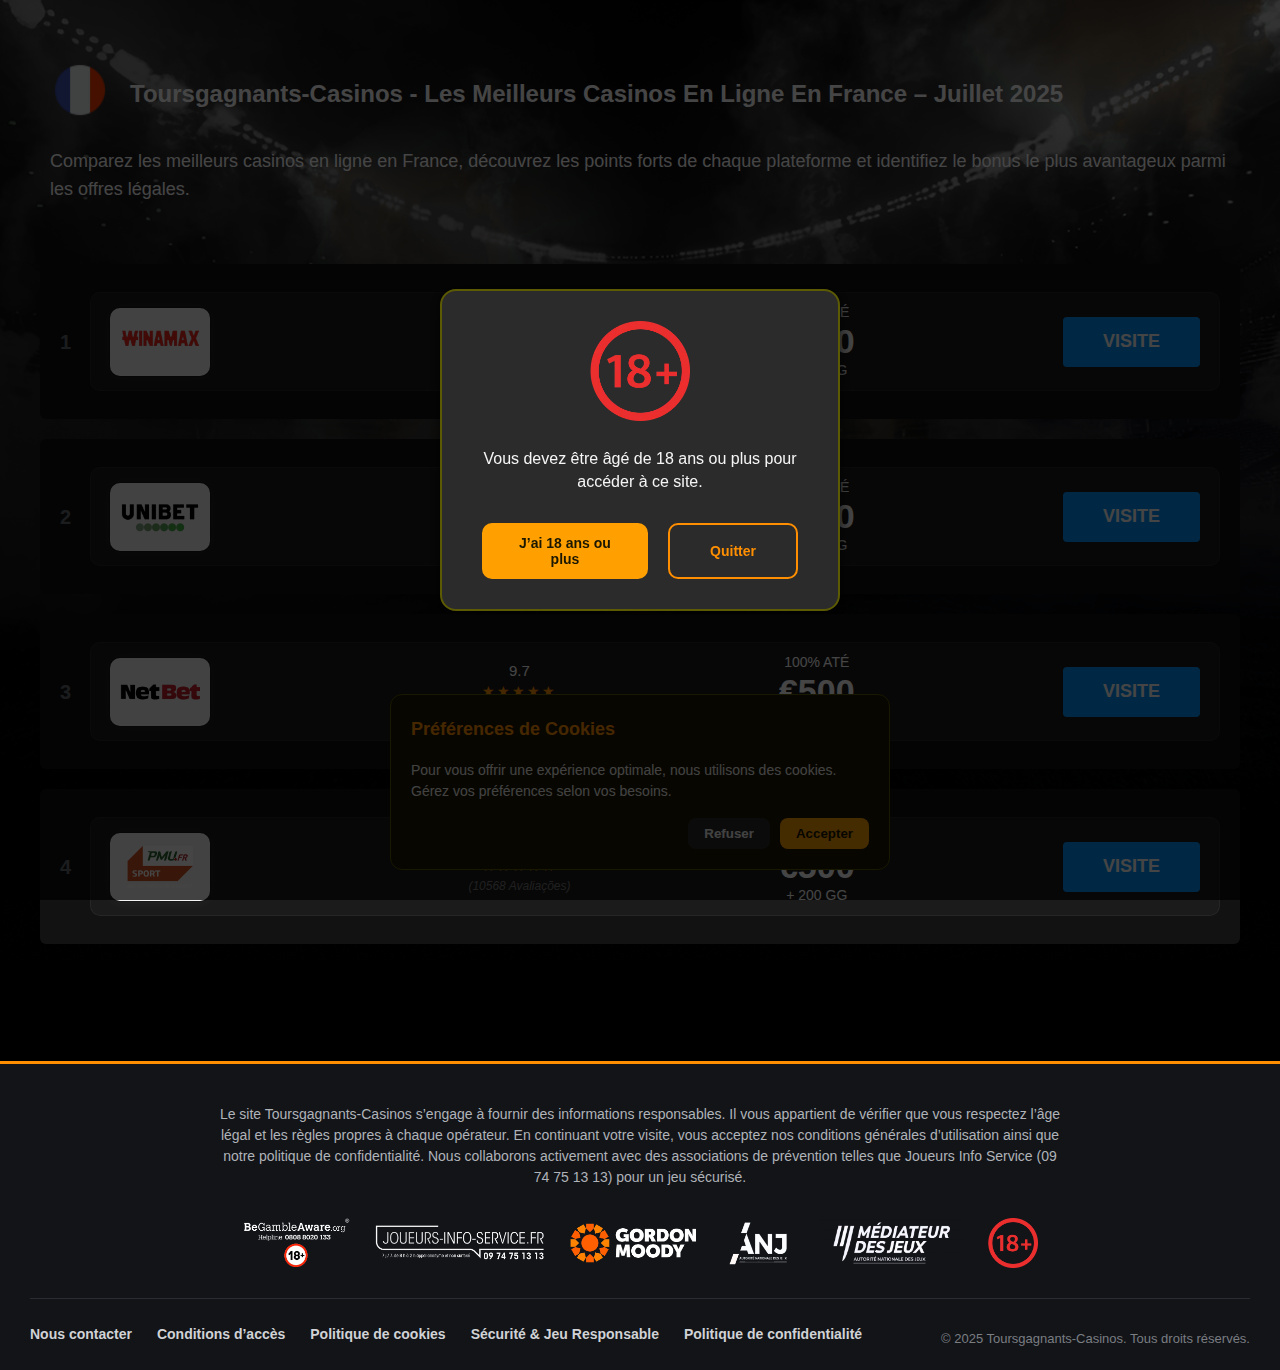
<file: index.html>
<!DOCTYPE html>
<html lang="ft">
  <head>
    <meta charset="UTF-8" />
    <meta name="viewport" content="width=device-width, initial-scale=1.0" />
    <title>Toursgagnants-Casinos</title>
    <link rel="icon" href="/images/FR (2).png" type="image/png" />
    <link rel="stylesheet" href="styles/style.css" />
  </head>
  <body>
    <header class="site-header">
      <div class="header-background"></div>

      <div class="container">
        <div class="header-content">
          <a href="index.html"
            ><img src="/images/FR (2).png" alt="FR" class="logo-img"
          /></a>

          <h1 class="site-title">
            Toursgagnants-Casinos - Les Meilleurs Casinos En Ligne En France –
            Juillet 2025
          </h1>
        </div>

        <p class="site-subtitle">
          Comparez les meilleurs casinos en ligne en France, découvrez les
          points forts de chaque plateforme et identifiez le bonus le plus
          avantageux parmi les offres légales.
        </p>
      </div>
    </header>

    <main class="casino-list">
      <article class="casino-item">
        <div class="casino-rank">1</div>
        <div class="casino-logo-rating">
          <img
            src="/images/cas/winamax.png"
            alt="Winamax Casino Logo"
            class="casino-logo"
          />
          <div class="casino-rating">
            <span class="rating-score">9.9</span>
            <span class="rating-stars">★★★★★</span>
            <span class="rating-reviews">(10568 Avaliações)</span>
          </div>
          <div class="casino-bonus">
            <span>100% ATÉ</span>
            <span class="bonus-amount">€500</span>
            <span>+ 200 GG</span>
          </div>

          <div class="casino-visit">
            <a href="https://www.winamax.fr/" class="btn-visit malina"
              >VISITE</a
            >
          </div>
        </div>
      </article>

      <article class="casino-item">
        <div class="casino-rank">2</div>
        <div class="casino-logo-rating">
          <img
            src="/images/cas/unibet.png"
            alt="Unibet Casino Logo"
            class="casino-logo"
          />
          <div class="casino-rating">
            <span class="rating-score">9.8</span>
            <span class="rating-stars">★★★★★</span>
            <span class="rating-reviews">(10568 Avaliações)</span>
          </div>
          <div class="casino-bonus">
            <span>100% ATÉ</span>
            <span class="bonus-amount">€500</span>
            <span>+ 200 GG</span>
          </div>
          <div class="casino-visit">
            <a href="https://www.unibet.fr/sport" class="btn-visit boomerang"
              >VISITE</a
            >
          </div>
        </div>
      </article>

      <article class="casino-item">
        <div class="casino-rank">3</div>
        <div class="casino-logo-rating">
          <img
            src="/images/cas/netbet.png"
            alt="NETBET Casino Logo"
            class="casino-logo"
          />
          <div class="casino-rating">
            <span class="rating-score">9.7</span>
            <span class="rating-stars">★★★★★</span>
            <span class="rating-reviews">(10568 Avaliações)</span>
          </div>
          <div class="casino-bonus">
            <span>100% ATÉ</span>
            <span class="bonus-amount">€500</span>
            <span>+ 200 GG</span>
          </div>
          <div class="casino-visit">
            <a href="https://www.netbet.fr/" class="btn-visit rtbet">VISITE</a>
          </div>
        </div>
      </article>

      <article class="casino-item">
        <div class="casino-rank">4</div>
        <div class="casino-logo-rating">
          <img
            src="/images/cas/pmu.png"
            alt="PMU Casino Logo"
            class="casino-logo"
          />
          <div class="casino-rating">
            <span class="rating-score">9.6</span>
            <span class="rating-stars">★★★★★</span>
            <span class="rating-reviews">(10568 Avaliações)</span>
          </div>
          <div class="casino-bonus">
            <span>100% ATÉ</span>
            <span class="bonus-amount">€500</span>
            <span>+ 200 GG</span>
          </div>
          <div class="casino-visit">
            <a href="https://www.pmu.fr/" class="btn-visit billybets">VISITE</a>
          </div>
        </div>
      </article>
    </main>

    <footer class="site-footer">
      <div class="footer-main">
        <p>
          Le site Toursgagnants-Casinos s’engage à fournir des informations
          responsables. Il vous appartient de vérifier que vous respectez l’âge
          légal et les règles propres à chaque opérateur. En continuant votre
          visite, vous acceptez nos conditions générales d’utilisation ainsi que
          notre politique de confidentialité. Nous collaborons activement avec
          des associations de prévention telles que Joueurs Info Service (09 74
          75 13 13) pour un jeu sécurisé.
        </p>
        <div class="footer-logos">
          <a
            href="https://www.gamblingtherapy.org/fr/"
            target="_blank"
            rel="noopener noreferrer"
          >
            <img src="images/footer/4.webp" alt="logo thérapie" />
          </a>
          <a
            href="https://www.gambleaware.org/"
            target="_blank"
            rel="noopener noreferrer"
          >
            <img src="images/footer/1.webp" alt="logo prévention 1" />
          </a>
          <a
            href="https://mediateurdesjeuxenligne.fr/"
            target="_blank"
            rel="noopener noreferrer"
          >
            <img src="images/footer/2.webp" alt="logo médiateur" />
          </a>
          <a
            href="https://www.gamblingtherapy.org/fr/"
            target="_blank"
            rel="noopener noreferrer"
          >
            <img src="images/footer/3.webp" alt="logo thérapie" />
          </a>
          <a
            href="https://www.gamblingtherapy.org/fr/"
            target="_blank"
            rel="noopener noreferrer"
          >
            <img src="images/footer/5.webp" alt="logo thérapie" />
          </a>
          <a
            href="https://www.gamblingtherapy.org/fr/"
            target="_blank"
            rel="noopener noreferrer"
          >
            <img src="images/footer/6.webp" alt="logo thérapie" />
          </a>
        </div>
      </div>
      <div class="footer-bottom">
        <nav class="footer-nav">
          <a href="#" class="footer-link contact-link">Nous contacter</a>
          <a href="footer1.html" class="footer-link">Conditions d’accès</a>
          <a href="footer2.html" class="footer-link">Politique de cookies</a>
          <a href="footer3.html" class="footer-link"
            >Sécurité & Jeu Responsable</a
          >
          <a href="footer4.html" class="footer-link"
            >Politique de confidentialité</a
          >
        </nav>
        <span class="footer-copy"
          >© 2025 Toursgagnants-Casinos. Tous droits réservés.</span
        >
      </div>
    </footer>

    <div class="cookie-banner show">
      <div class="cookie-inner">
        <h3 class="cookie-title">Préférences de Cookies</h3>
        <p class="cookie-message">
          Pour vous offrir une expérience optimale, nous utilisons des cookies.
          Gérez vos préférences selon vos besoins.
        </p>
        <div class="cookie-buttons">
          <button class="cookie-btn decline">Refuser</button>
          <button class="cookie-btn accept">Accepter</button>
        </div>
      </div>
    </div>

    <div class="age-gate">
      <div class="age-gate__confirm show">
        <img
          src="images/footer/6.webp"
          alt="Vérification d'âge"
          class="age-gate__image"
        />
        <p class="age-gate__text">
          Vous devez être âgé de 18 ans ou plus pour accéder à ce site.
        </p>
        <div class="age-gate__buttons">
          <button class="age-gate__btn btn-confirm">J’ai 18 ans ou plus</button>
          <button class="age-gate__btn btn-deny">Quitter</button>
        </div>
      </div>
    </div>

    <div class="modal-overlay" id="contact-modal" aria-hidden="true">
      <form class="modal-form" novalidate>
        <button
          type="button"
          class="modal-close"
          aria-label="Fermer la fenêtre"
        >
          &times;
        </button>
        <h2 class="modal-title">Contactez-nous</h2>

        <label for="contact-name" class="modal-label">Nom</label>
        <input
          type="text"
          id="contact-name"
          name="name"
          required
          class="modal-input"
        />

        <label for="contact-email" class="modal-label">Email</label>
        <input
          type="email"
          id="contact-email"
          name="email"
          required
          class="modal-input"
        />

        <label for="contact-message" class="modal-label">Message</label>
        <textarea
          id="contact-message"
          name="message"
          rows="4"
          required
          class="modal-textarea"
        ></textarea>

        <button type="submit" class="modal-submit">Envoyer</button>
      </form>
    </div>

    <script src="script.js"></script>
  </body>
</html>
</file>
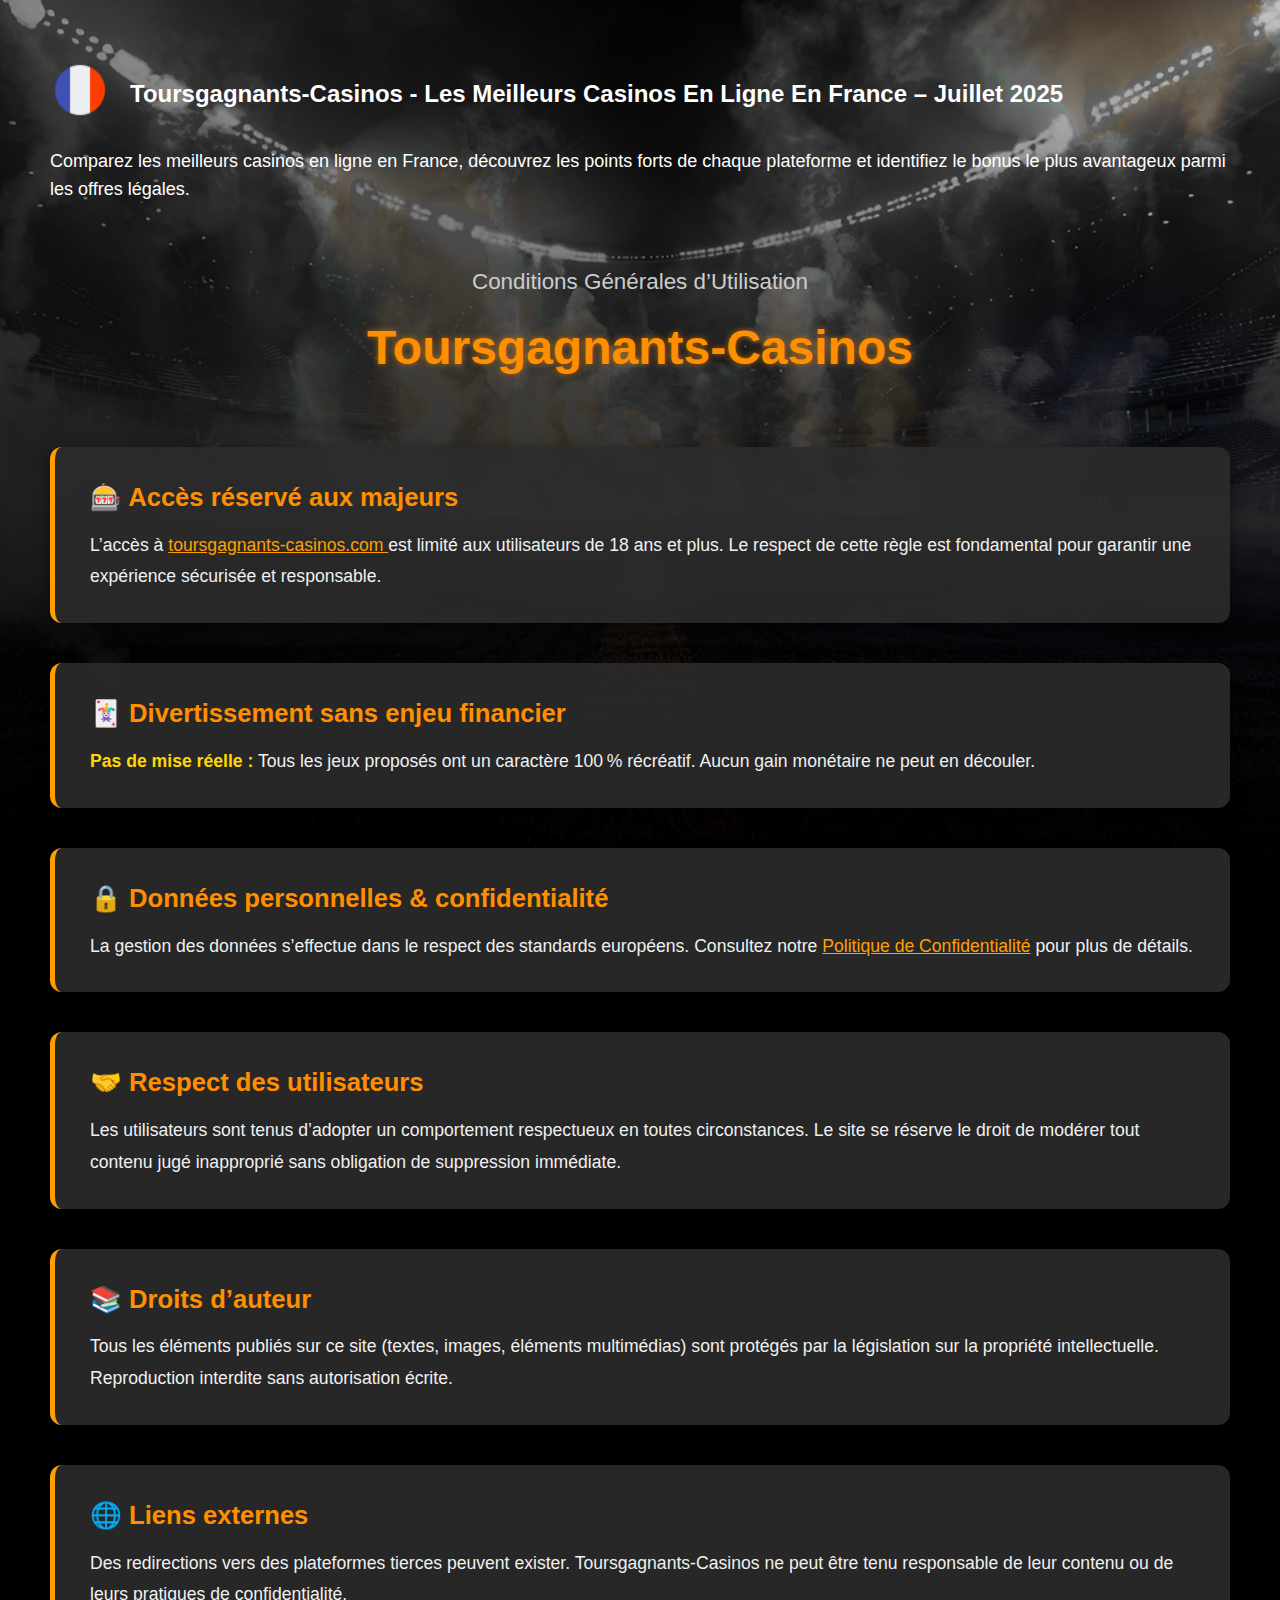
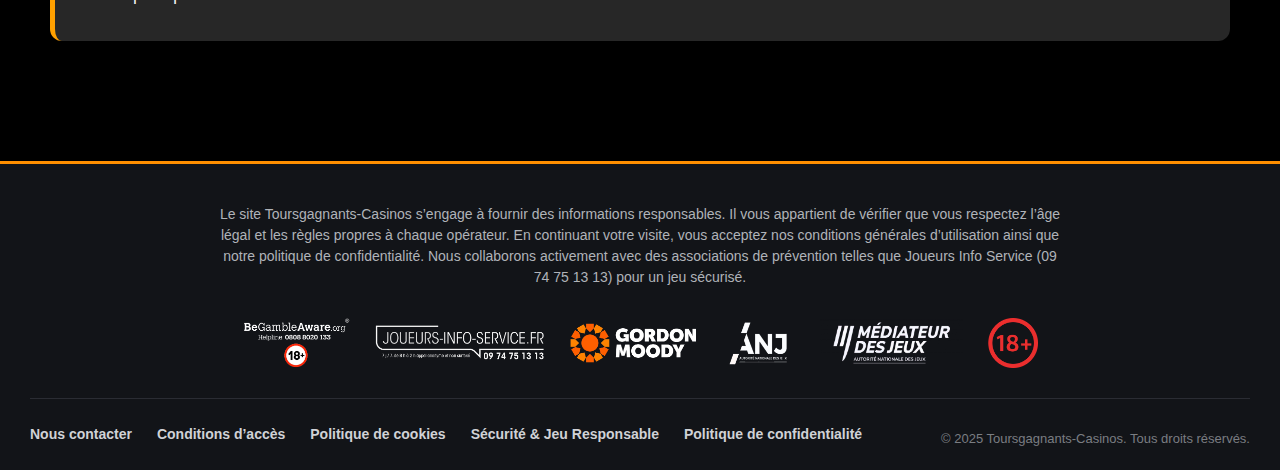
<file: footer1.html>
<!DOCTYPE html>
<html lang="ft">
  <head>
    <meta charset="UTF-8" />
    <meta name="viewport" content="width=device-width, initial-scale=1.0" />
    <title>Toursgagnants-Casinos</title>
    <link rel="icon" href="/images/FR (2).png" type="image/png" />
    <link rel="stylesheet" href="styles/style.css" />
  </head>
  <body>
    <header class="site-header">
      <div class="header-background"></div>

      <div class="container">
        <div class="header-content">
          <a href="index.html"
            ><img src="/images/FR (2).png" alt="FR" class="logo-img"
          /></a>

          <h1 class="site-title">
            Toursgagnants-Casinos - Les Meilleurs Casinos En Ligne En France –
            Juillet 2025
          </h1>
        </div>

        <p class="site-subtitle">
          Comparez les meilleurs casinos en ligne en France, découvrez les
          points forts de chaque plateforme et identifiez le bonus le plus
          avantageux parmi les offres légales.
        </p>
      </div>
    </header>

    <main class="page-main wow-theme">
      <div class="content-wrapper container">
        <h1 class="page-title">
          <span>Conditions Générales d’Utilisation</span> Toursgagnants-Casinos
        </h1>

        <section class="content-section">
          <h2 class="section-title">🎰 Accès réservé aux majeurs</h2>
          <p class="section-text">
            L’accès à
            <a
              href="https://toursgagnants-casinos.com/index.php"
              target="_blank"
            >
              toursgagnants-casinos.com
            </a>
            est limité aux utilisateurs de 18 ans et plus. Le respect de cette
            règle est fondamental pour garantir une expérience sécurisée et
            responsable.
          </p>
        </section>

        <section class="content-section">
          <h2 class="section-title">🃏 Divertissement sans enjeu financier</h2>
          <p class="section-text">
            <strong>Pas de mise réelle :</strong> Tous les jeux proposés ont un
            caractère 100 % récréatif. Aucun gain monétaire ne peut en découler.
          </p>
        </section>

        <section class="content-section">
          <h2 class="section-title">
            🔒 Données personnelles & confidentialité
          </h2>
          <p class="section-text">
            La gestion des données s’effectue dans le respect des standards
            européens. Consultez notre
            <a href="https://toursgagnants-casinos.com/footer4.php"
              >Politique de Confidentialité</a
            >
            pour plus de détails.
          </p>
        </section>

        <section class="content-section">
          <h2 class="section-title">🤝 Respect des utilisateurs</h2>
          <p class="section-text">
            Les utilisateurs sont tenus d’adopter un comportement respectueux en
            toutes circonstances. Le site se réserve le droit de modérer tout
            contenu jugé inapproprié sans obligation de suppression immédiate.
          </p>
        </section>

        <section class="content-section">
          <h2 class="section-title">📚 Droits d’auteur</h2>
          <p class="section-text">
            Tous les éléments publiés sur ce site (textes, images, éléments
            multimédias) sont protégés par la législation sur la propriété
            intellectuelle. Reproduction interdite sans autorisation écrite.
          </p>
        </section>

        <section class="content-section">
          <h2 class="section-title">🌐 Liens externes</h2>
          <p class="section-text">
            Des redirections vers des plateformes tierces peuvent exister.
            Toursgagnants-Casinos ne peut être tenu responsable de leur contenu
            ou de leurs pratiques de confidentialité.
          </p>
        </section>
      </div>
    </main>

    <footer class="site-footer">
      <div class="footer-main">
        <p>
          Le site Toursgagnants-Casinos s’engage à fournir des informations
          responsables. Il vous appartient de vérifier que vous respectez l’âge
          légal et les règles propres à chaque opérateur. En continuant votre
          visite, vous acceptez nos conditions générales d’utilisation ainsi que
          notre politique de confidentialité. Nous collaborons activement avec
          des associations de prévention telles que Joueurs Info Service (09 74
          75 13 13) pour un jeu sécurisé.
        </p>
        <div class="footer-logos">
          <a
            href="https://www.gamblingtherapy.org/fr/"
            target="_blank"
            rel="noopener noreferrer"
          >
            <img src="images/footer/4.webp" alt="logo thérapie" />
          </a>
          <a
            href="https://www.gambleaware.org/"
            target="_blank"
            rel="noopener noreferrer"
          >
            <img src="images/footer/1.webp" alt="logo prévention 1" />
          </a>
          <a
            href="https://mediateurdesjeuxenligne.fr/"
            target="_blank"
            rel="noopener noreferrer"
          >
            <img src="images/footer/2.webp" alt="logo médiateur" />
          </a>
          <a
            href="https://www.gamblingtherapy.org/fr/"
            target="_blank"
            rel="noopener noreferrer"
          >
            <img src="images/footer/3.webp" alt="logo thérapie" />
          </a>
          <a
            href="https://www.gamblingtherapy.org/fr/"
            target="_blank"
            rel="noopener noreferrer"
          >
            <img src="images/footer/5.webp" alt="logo thérapie" />
          </a>
          <a
            href="https://www.gamblingtherapy.org/fr/"
            target="_blank"
            rel="noopener noreferrer"
          >
            <img src="images/footer/6.webp" alt="logo thérapie" />
          </a>
        </div>
      </div>
      <div class="footer-bottom">
        <nav class="footer-nav">
          <a href="#" class="footer-link">Nous contacter</a>
          <a href="footer1.html" class="footer-link">Conditions d’accès</a>
          <a href="footer2.html" class="footer-link">Politique de cookies</a>
          <a href="footer3.html" class="footer-link"
            >Sécurité & Jeu Responsable</a
          >
          <a href="footer4.html" class="footer-link"
            >Politique de confidentialité</a
          >
        </nav>
        <span class="footer-copy"
          >© 2025 Toursgagnants-Casinos. Tous droits réservés.</span
        >
      </div>
    </footer>

    <!-- <div class="cookie-consent">
  <div class="cookie-content">
    <h3 class="cookie-title">Gestion des Cookies</h3>
    <p class="cookie-text">
      Ce site utilise des cookies pour optimiser votre expérience. Vous pouvez choisir d’accepter ou de refuser leur utilisation.
    </p>
    <div class="cookie-actions">
      <button class="btn-decline">Refuser</button>
      <button class="btn-approve">Accepter</button>
    </div>
  </div>
</div> -->

    <!-- <div class="age-gate">
  <div class="age-gate__confirm">
    <img src="images/18+.png" alt="Vérification d'âge" />
    <p>
      Vous devez être âgé de 18 ans ou plus pour accéder à ce site.    
    </p>
    <div class="age-gate__buttons">
      <button class="btn-confirm">J’ai 18 ans ou plus</button>
      <button class="btn-deny">Quitter</button>
    </div>
  </div>

  <div class="age-gate__denied hidden">
    <img src="assets/icons/denied.svg" alt="Accès refusé" />
    <p>Accès refusé aux mineurs.</p>
  </div>
</div> -->

    <!-- <div class="contact-overlay">
  <form class="contact-form" novalidate>
    <button type="button" class="contact-close" aria-label="Fermer la fenêtre">&times;</button>
    <h2>Contactez-nous</h2>

    <label for="name">Nom</label>
    <input type="text" id="name" name="name" required />

    <label for="email">Email</label>
    <input type="email" id="email" name="email" required />

    <label for="message">Message</label>
    <textarea id="message" name="message" rows="4" required></textarea>

    <button type="submit">Envoyer</button>
  </form>
</div> -->
  </body>
</html>
</file>
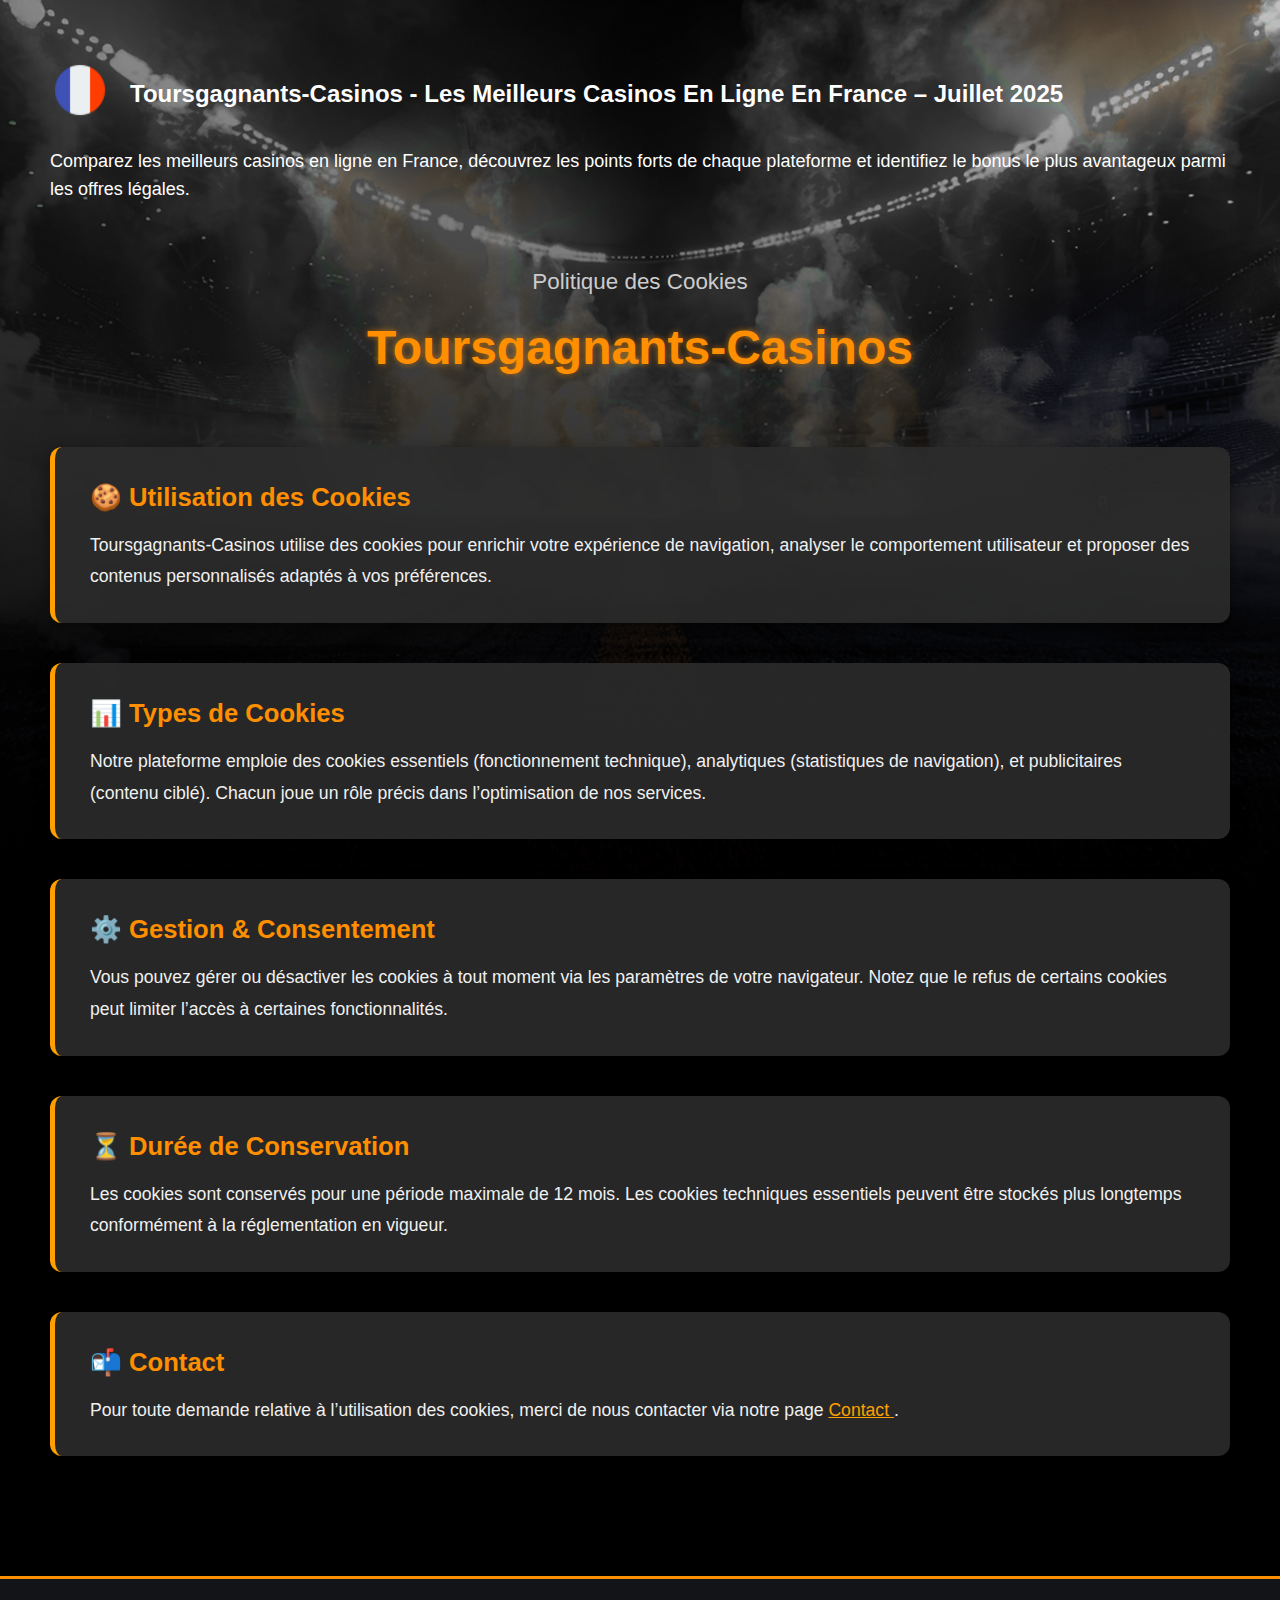
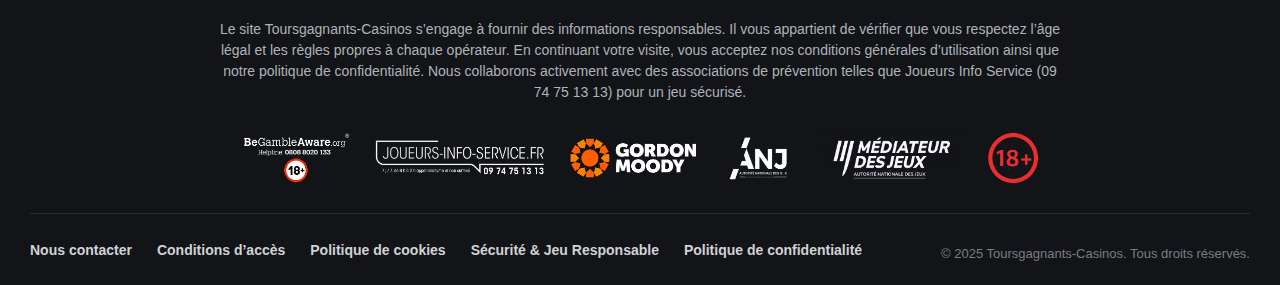
<file: footer2.html>
<!DOCTYPE html>
<html lang="ft">
  <head>
    <meta charset="UTF-8" />
    <meta name="viewport" content="width=device-width, initial-scale=1.0" />
    <title>Toursgagnants-Casinos</title>
    <link rel="icon" href="/images/FR (2).png" type="image/png" />
    <link rel="stylesheet" href="styles/style.css" />
  </head>
  <body>
    <header class="site-header">
      <div class="header-background"></div>

      <div class="container">
        <div class="header-content">
          <a href="index.html"
            ><img src="/images/FR (2).png" alt="FR" class="logo-img"
          /></a>

          <h1 class="site-title">
            Toursgagnants-Casinos - Les Meilleurs Casinos En Ligne En France –
            Juillet 2025
          </h1>
        </div>

        <p class="site-subtitle">
          Comparez les meilleurs casinos en ligne en France, découvrez les
          points forts de chaque plateforme et identifiez le bonus le plus
          avantageux parmi les offres légales.
        </p>
      </div>
    </header>

    <main class="page-main wow-theme">
      <div class="content-wrapper container">
        <h1 class="page-title">
          <span>Politique des Cookies</span> Toursgagnants-Casinos
        </h1>

        <section class="content-section">
          <h2 class="section-title">🍪 Utilisation des Cookies</h2>
          <p class="section-text">
            Toursgagnants-Casinos utilise des cookies pour enrichir votre
            expérience de navigation, analyser le comportement utilisateur et
            proposer des contenus personnalisés adaptés à vos préférences.
          </p>
        </section>

        <section class="content-section">
          <h2 class="section-title">📊 Types de Cookies</h2>
          <p class="section-text">
            Notre plateforme emploie des cookies essentiels (fonctionnement
            technique), analytiques (statistiques de navigation), et
            publicitaires (contenu ciblé). Chacun joue un rôle précis dans
            l’optimisation de nos services.
          </p>
        </section>

        <section class="content-section">
          <h2 class="section-title">⚙️ Gestion & Consentement</h2>
          <p class="section-text">
            Vous pouvez gérer ou désactiver les cookies à tout moment via les
            paramètres de votre navigateur. Notez que le refus de certains
            cookies peut limiter l’accès à certaines fonctionnalités.
          </p>
        </section>

        <section class="content-section">
          <h2 class="section-title">⏳ Durée de Conservation</h2>
          <p class="section-text">
            Les cookies sont conservés pour une période maximale de 12 mois. Les
            cookies techniques essentiels peuvent être stockés plus longtemps
            conformément à la réglementation en vigueur.
          </p>
        </section>

        <section class="content-section">
          <h2 class="section-title">📬 Contact</h2>
          <p class="section-text">
            Pour toute demande relative à l’utilisation des cookies, merci de
            nous contacter via notre page
            <a href="#" class="contact-link" target="_blank"> Contact </a>.
          </p>
        </section>
      </div>
    </main>

    <footer class="site-footer">
      <div class="footer-main">
        <p>
          Le site Toursgagnants-Casinos s’engage à fournir des informations
          responsables. Il vous appartient de vérifier que vous respectez l’âge
          légal et les règles propres à chaque opérateur. En continuant votre
          visite, vous acceptez nos conditions générales d’utilisation ainsi que
          notre politique de confidentialité. Nous collaborons activement avec
          des associations de prévention telles que Joueurs Info Service (09 74
          75 13 13) pour un jeu sécurisé.
        </p>
        <div class="footer-logos">
          <a
            href="https://www.gamblingtherapy.org/fr/"
            target="_blank"
            rel="noopener noreferrer"
          >
            <img src="images/footer/4.webp" alt="logo thérapie" />
          </a>
          <a
            href="https://www.gambleaware.org/"
            target="_blank"
            rel="noopener noreferrer"
          >
            <img src="images/footer/1.webp" alt="logo prévention 1" />
          </a>
          <a
            href="https://mediateurdesjeuxenligne.fr/"
            target="_blank"
            rel="noopener noreferrer"
          >
            <img src="images/footer/2.webp" alt="logo médiateur" />
          </a>
          <a
            href="https://www.gamblingtherapy.org/fr/"
            target="_blank"
            rel="noopener noreferrer"
          >
            <img src="images/footer/3.webp" alt="logo thérapie" />
          </a>
          <a
            href="https://www.gamblingtherapy.org/fr/"
            target="_blank"
            rel="noopener noreferrer"
          >
            <img src="images/footer/5.webp" alt="logo thérapie" />
          </a>
          <a
            href="https://www.gamblingtherapy.org/fr/"
            target="_blank"
            rel="noopener noreferrer"
          >
            <img src="images/footer/6.webp" alt="logo thérapie" />
          </a>
        </div>
      </div>
      <div class="footer-bottom">
        <nav class="footer-nav">
          <a href="#" class="footer-link">Nous contacter</a>
          <a href="footer1.html" class="footer-link">Conditions d’accès</a>
          <a href="footer2.html" class="footer-link">Politique de cookies</a>
          <a href="footer3.html" class="footer-link"
            >Sécurité & Jeu Responsable</a
          >
          <a href="footer4.html" class="footer-link"
            >Politique de confidentialité</a
          >
        </nav>
        <span class="footer-copy"
          >© 2025 Toursgagnants-Casinos. Tous droits réservés.</span
        >
      </div>
    </footer>

    <!-- <div class="cookie-consent">
  <div class="cookie-content">
    <h3 class="cookie-title">Gestion des Cookies</h3>
    <p class="cookie-text">
      Ce site utilise des cookies pour optimiser votre expérience. Vous pouvez choisir d’accepter ou de refuser leur utilisation.
    </p>
    <div class="cookie-actions">
      <button class="btn-decline">Refuser</button>
      <button class="btn-approve">Accepter</button>
    </div>
  </div>
</div> -->

    <!-- <div class="age-gate">
  <div class="age-gate__confirm">
    <img src="images/18+.png" alt="Vérification d'âge" />
    <p>
      Vous devez être âgé de 18 ans ou plus pour accéder à ce site.    
    </p>
    <div class="age-gate__buttons">
      <button class="btn-confirm">J’ai 18 ans ou plus</button>
      <button class="btn-deny">Quitter</button>
    </div>
  </div>

  <div class="age-gate__denied hidden">
    <img src="assets/icons/denied.svg" alt="Accès refusé" />
    <p>Accès refusé aux mineurs.</p>
  </div>
</div> -->

    <!-- <div class="contact-overlay">
  <form class="contact-form" novalidate>
    <button type="button" class="contact-close" aria-label="Fermer la fenêtre">&times;</button>
    <h2>Contactez-nous</h2>

    <label for="name">Nom</label>
    <input type="text" id="name" name="name" required />

    <label for="email">Email</label>
    <input type="email" id="email" name="email" required />

    <label for="message">Message</label>
    <textarea id="message" name="message" rows="4" required></textarea>

    <button type="submit">Envoyer</button>
  </form>
</div> -->
  </body>
</html>
</file>
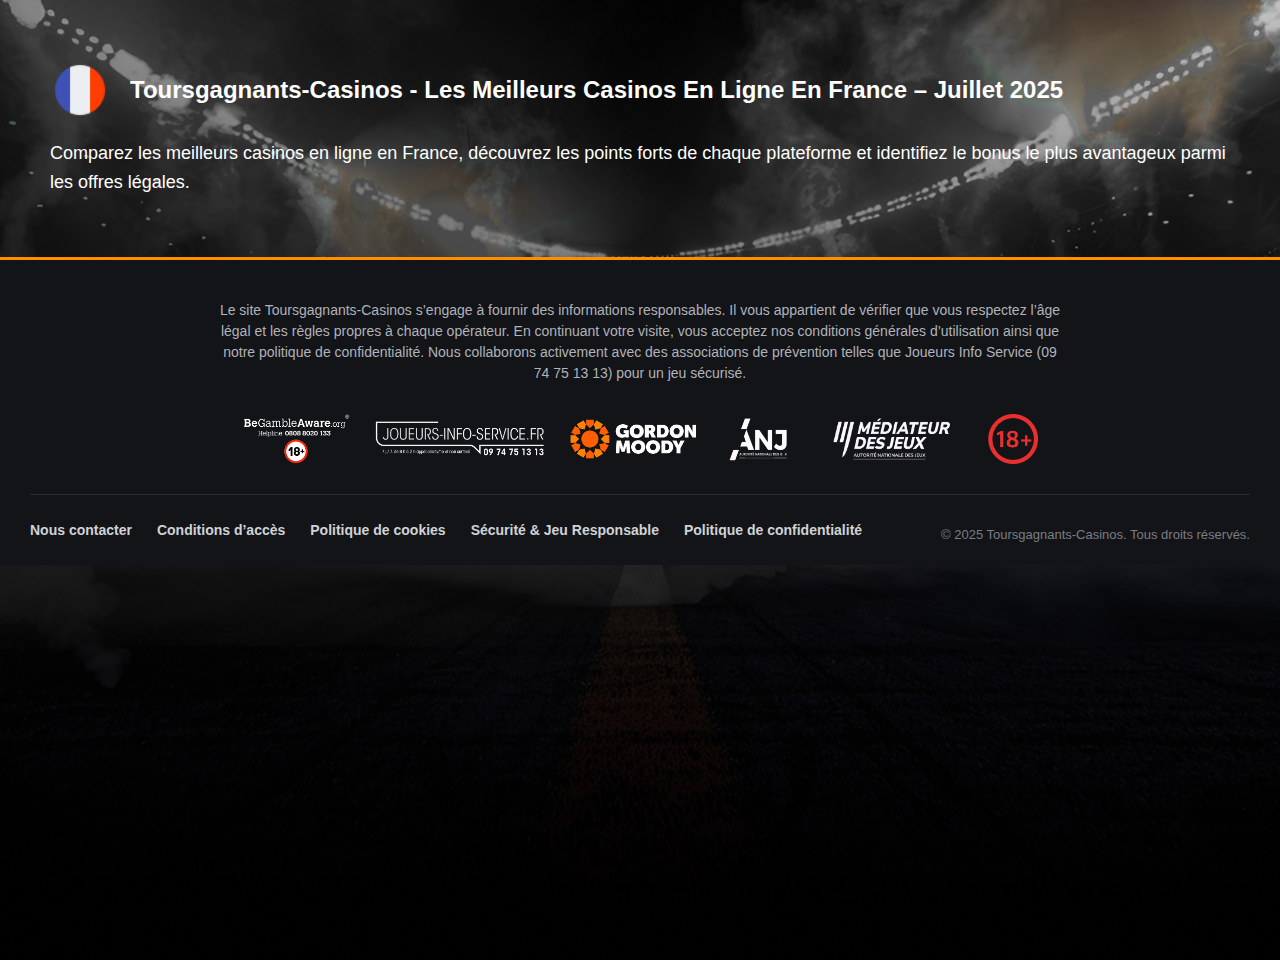
<file: footer3.html>
<!DOCTYPE html>
<html lang="ft">
  <head>
    <meta charset="UTF-8" />
    <meta name="viewport" content="width=device-width, initial-scale=1.0" />
    <title>Toursgagnants-Casinos</title>
    <link rel="icon" href="/images/FR (2).png" type="image/png" />
    <link rel="stylesheet" href="styles/style.css" />
  </head>
  <body>
    <header class="site-header">
      <div class="header-background"></div>

      <div class="container">
        <div class="header-content">
          <img src="/images/FR (2).png" alt="FR" class="logo-img" />

          <h1 class="site-title">
            Toursgagnants-Casinos - Les Meilleurs Casinos En Ligne En France –
            Juillet 2025
          </h1>
        </div>

        <p class="site-subtitle">
          Comparez les meilleurs casinos en ligne en France, découvrez les
          points forts de chaque plateforme et identifiez le bonus le plus
          avantageux parmi les offres légales.
        </p>
      </div>
    </header>

    <footer class="site-footer">
      <div class="footer-main">
        <p>
          Le site Toursgagnants-Casinos s’engage à fournir des informations
          responsables. Il vous appartient de vérifier que vous respectez l’âge
          légal et les règles propres à chaque opérateur. En continuant votre
          visite, vous acceptez nos conditions générales d’utilisation ainsi que
          notre politique de confidentialité. Nous collaborons activement avec
          des associations de prévention telles que Joueurs Info Service (09 74
          75 13 13) pour un jeu sécurisé.
        </p>
        <div class="footer-logos">
          <a
            href="https://www.gamblingtherapy.org/fr/"
            target="_blank"
            rel="noopener noreferrer"
          >
            <img src="images/footer/4.webp" alt="logo thérapie" />
          </a>
          <a
            href="https://www.gambleaware.org/"
            target="_blank"
            rel="noopener noreferrer"
          >
            <img src="images/footer/1.webp" alt="logo prévention 1" />
          </a>
          <a
            href="https://mediateurdesjeuxenligne.fr/"
            target="_blank"
            rel="noopener noreferrer"
          >
            <img src="images/footer/2.webp" alt="logo médiateur" />
          </a>
          <a
            href="https://www.gamblingtherapy.org/fr/"
            target="_blank"
            rel="noopener noreferrer"
          >
            <img src="images/footer/3.webp" alt="logo thérapie" />
          </a>
          <a
            href="https://www.gamblingtherapy.org/fr/"
            target="_blank"
            rel="noopener noreferrer"
          >
            <img src="images/footer/5.webp" alt="logo thérapie" />
          </a>
          <a
            href="https://www.gamblingtherapy.org/fr/"
            target="_blank"
            rel="noopener noreferrer"
          >
            <img src="images/footer/6.webp" alt="logo thérapie" />
          </a>
        </div>
      </div>
      <div class="footer-bottom">
        <nav class="footer-nav">
          <a href="#" class="footer-link">Nous contacter</a>
          <a href="conditions.html" class="footer-link">Conditions d’accès</a>
          <a href="cookies.html" class="footer-link">Politique de cookies</a>
          <a href="responsabilite.html" class="footer-link"
            >Sécurité & Jeu Responsable</a
          >
          <a href="confidentialite.html" class="footer-link"
            >Politique de confidentialité</a
          >
        </nav>
        <span class="footer-copy"
          >© 2025 Toursgagnants-Casinos. Tous droits réservés.</span
        >
      </div>
    </footer>

    <!-- <div class="cookie-consent">
  <div class="cookie-content">
    <h3 class="cookie-title">Gestion des Cookies</h3>
    <p class="cookie-text">
      Ce site utilise des cookies pour optimiser votre expérience. Vous pouvez choisir d’accepter ou de refuser leur utilisation.
    </p>
    <div class="cookie-actions">
      <button class="btn-decline">Refuser</button>
      <button class="btn-approve">Accepter</button>
    </div>
  </div>
</div> -->

    <!-- <div class="age-gate">
  <div class="age-gate__confirm">
    <img src="images/18+.png" alt="Vérification d'âge" />
    <p>
      Vous devez être âgé de 18 ans ou plus pour accéder à ce site.    
    </p>
    <div class="age-gate__buttons">
      <button class="btn-confirm">J’ai 18 ans ou plus</button>
      <button class="btn-deny">Quitter</button>
    </div>
  </div>

  <div class="age-gate__denied hidden">
    <img src="assets/icons/denied.svg" alt="Accès refusé" />
    <p>Accès refusé aux mineurs.</p>
  </div>
</div> -->

    <!-- <div class="contact-overlay">
  <form class="contact-form" novalidate>
    <button type="button" class="contact-close" aria-label="Fermer la fenêtre">&times;</button>
    <h2>Contactez-nous</h2>

    <label for="name">Nom</label>
    <input type="text" id="name" name="name" required />

    <label for="email">Email</label>
    <input type="email" id="email" name="email" required />

    <label for="message">Message</label>
    <textarea id="message" name="message" rows="4" required></textarea>

    <button type="submit">Envoyer</button>
  </form>
</div> -->
  </body>
</html>
</file>
<file: styles/style.css>
/* styles.css */
:root {
  --main-color: #1c2333;
  --accent-color: #ff8f00;
  --text-color: #f5f5f5;
  --bg-color: #2b2b2b;
  --font-main: "Segoe UI", sans-serif;
}

* {
  margin: 0;
  padding: 0;
  box-sizing: border-box;
}

body {
  font-family: var(--font-main);
  background-color: var(--bg-color);
  color: var(--text-color);
  line-height: 1.6;
  background-color: #000;
}

a {
  cursor: pointer;
}

.container {
  max-width: 1220px;
  margin: 0 auto;
  padding: 0 20px;
}

/* Header */
.site-header {
  position: relative;
  overflow: visible;
  padding: 60px 0;
  z-index: 1;
}

.header-background {
  position: absolute;
  top: 0;
  left: 0;
  width: 100%;
  height: 960px;
  /* дозволяє фону «вилізти» нижче */
  background: url('/images/BG.png') no-repeat center center;
  background-size: cover;
  z-index: -1;
  transform: translateY(0);
}

.header-content {
  display: flex;
  align-items: center;
  gap: 20px;
  flex-wrap: wrap;
}

.logo-img {
  width: 60px;
    height: auto;
}

.header-text {
  max-width: 600px;
}

.site-title {
font-weight: 700;
  font-size: 24px;
  color: #fff;
  flex: 1;
}

.site-subtitle {
  font-weight: 400;
  font-size: 18px;
  color: #fff;
  margin-top: 19px;
}


/* Мобільна адаптація */
@media (max-width: 1023px) {
  .header-content {
    flex-direction: column;
    text-align: center;
    gap: 20px;
  }

  .site-title {
    font-size: 28px;
  }

  .site-subtitle {
    font-size: 16px;
  }

  .logo-img {
    width: 80px;
  }

  .header-background {
    height: 140%;
    /* більше фону на мобілці */
  }
}

.main-nav ul {
  list-style: none;
  display: flex;
  gap: 30px;
}

.main-nav a {
  color: var(--text-color);
  text-decoration: none;
  font-weight: 500;
}

.casino-list {
  max-width: 1200px;
  margin: 0 auto;
  padding-bottom: 117px;
  display: flex;
  flex-direction: column;
  gap: 20px;
  font-family: "Segoe UI", Tahoma, Geneva, Verdana, sans-serif;
  color: #fff;
  z-index: 1;
  position: relative;
}

.casino-item {
  display: grid;
  grid-template-columns: 10px 1fr;
  align-items: center;
  background-color: #121212;
  padding: 15px 20px;
  gap: 20px;
  border-radius: 6px;
  height: 155px;
}

.casino-item:hover {
  border: 1px solid #ff8f00;
}

.casino-rank {
  font-size: 20px;
  font-weight: 700;
  color: #64696f;
  text-align: center;
}

.casino-logo-rating {
  display: flex;
  align-items: center;
  gap: 25px;
  background-color: rgba(255, 255, 255, 0.04);
  padding: 12px 20px;
  border-radius: 10px;
  box-shadow: inset 0 0 0 1px rgba(255, 255, 255, 0.05);
  justify-content: space-between;
}


.casino-logo {
  width: 100px;
  height: auto;
  object-fit: contain;
  background-color: #f5f5f5;
  padding: 8px 10px;
  border-radius: 10px;
  box-shadow: 0 0 15px rgba(255, 255, 255, 0.06), 0 0 0 1px rgba(0, 0, 0, 0.3);
}

.casino-rating {
  display: flex;
  flex-direction: column;
  font-size: 14px;
    color: #bbb;
      text-align: center;
      margin-left: 50px;
}

.rating-score {
font-weight: 400;
  font-size: 15px;
  line-height: 1.2;
  text-align: center;
  color: #fff;
}

.rating-stars {
  color: #ff8f00;
  letter-spacing: 2px;
}

.rating-reviews {
  font-style: italic;
  font-size: 12px;
  color: #777;
}

.casino-bonus {
  text-align: center;
  font-weight: 700;
font-weight: 500;
  font-size: 14px;
  line-height: 1.2;
  text-transform: uppercase;
  text-align: center;
  color: #fff;
  display: flex;
  flex-direction: column;
}

.bonus-amount {
font-weight: 600;
  font-size: 34px;
  line-height: 1.2;
  text-transform: uppercase;
  text-align: center;
  color: #fff;
}

.casino-visit {
  text-align: right;
}

.btn-visit {
  background-color:#0095ff;
  color: #fff;
  padding: 14px 40px;
  max-width: 100%;
  height: 50px;
  border-radius: 4px;
  font-weight: 700;
  font-size: 18px;
  line-height: 1.2;
  text-transform: uppercase;
  text-align: center;
  text-decoration: none;
  transition: background-color 0.3s ease;
  display: inline-block;
  box-sizing: border-box;
}

.btn-visit:hover {
  background-color: #008fcc;
  cursor: pointer;
}


/* Мобільна адаптація */

@media (max-width: 768px) {
  .casino-item {
    grid-template-columns: 40px 1fr 150px 250px;
    grid-template-rows: auto auto auto;
    gap: 10px;
    padding: 15px;
  }

  .casino-rank {
    grid-row: 1 / 2;
    grid-column: 1 / 2;
  }

  .casino-logo-rating {
    grid-row: 1 / 2;
    grid-column: 2 / 3;
  }

  .casino-bonus {
    grid-row: 2 / 3;
    grid-column: 2 / 3;
    text-align: left;
  }

  .casino-visit {
    grid-row: 3 / 4;
    grid-column: 2 / 3;
    text-align: left;
  }

  .btn-visit {
    width: 100%;
    padding: 12px 0;
    font-size: 16px;
  }
}

/* Hero Section */
.hero {
  padding: 80px 0;
  text-align: center;
  background: linear-gradient(to bottom, #441313, #1c1800);
}

.hero h1 {
  font-size: 48px;
  margin-bottom: 20px;
}

.hero p {
  font-size: 20px;
  margin-bottom: 30px;
}

.btn-primary {
  background-color: var(--accent-color);
  color: var(--bg-color);
  padding: 15px 30px;
  border: none;
  text-decoration: none;
  font-weight: bold;
  border-radius: 8px;
}

/* Features */
.features {
  padding: 60px 0;
}

.feature-list {
  display: flex;
  gap: 20px;
}

.feature-item {
  flex: 1;
  background-color: #1c2333;
  padding: 20px;
  border-radius: 12px;
  text-align: center;
}

.feature-item h3 {
  color: var(--accent-color);
  margin-bottom: 10px;
}

/* Footer */
.site-footer {
  background-color: #121418;
  color: #d0d2d6;
  font-family: "Segoe UI", Tahoma, Geneva, Verdana, sans-serif;
  font-size: 14px;
  padding: 40px 20px 20px;
  border-top: 3px solid #ff8f00;
      z-index: 9;
        position: relative;
}

.footer-main {
  max-width: 1220px;
  margin: 0 auto 30px;
  text-align: center;
  /* Ось сюди додано */
}

.footer-main p {
  max-width: 850px;
  line-height: 1.5;
  margin: 0 auto 30px;
  color: #b0b3b8;
}

.footer-logos {
  display: flex;
  flex-wrap: wrap;
  gap: 25px;
  justify-content: center;
  /* Додаємо центрування для логотипів */
  align-items: center;
}

.footer-logos img {
  height: 50px;
  /* або будь-яка потрібна тобі висота */
  width: auto;
  object-fit: contain;
  /* щоб картинка не обрізалась */
  display: inline-block;
  vertical-align: middle;
}

.footer-logos a:hover img {
  filter: grayscale(0%);
}

.footer-bottom {
  border-top: 1px solid #2a2c33;
  max-width: 1220px;
  margin: 0 auto;
  padding-top: 20px;
  display: flex;
  flex-wrap: wrap;
  justify-content: space-between;
  align-items: center;
}

.footer-nav {
  display: flex;
  flex-wrap: wrap;
  gap: 25px;
}

.footer-link {
  color: #d0d2d6;
  text-decoration: none;
  font-weight: 600;
  transition: color 0.3s ease;
}

.footer-link:hover {
  color: #ff8f00;
  text-decoration: underline;
}

.footer-copy {
  color: #7a7d82;
  font-size: 13px;
  margin-top: 10px;
  white-space: nowrap;
}

/* Адаптив */

@media (max-width: 768px) {

  .footer-main,
  .footer-bottom {
    padding-left: 10px;
    padding-right: 10px;
  }

  .footer-logos {
    justify-content: center;
    gap: 15px;
    margin-bottom: 20px;
  }

  .footer-nav {
    justify-content: center;
    gap: 15px;
    margin-bottom: 10px;
  }

  .footer-copy {
    width: 100%;
    text-align: center;
    margin-top: 15px;
  }

  .footer-bottom {
    flex-direction: column;
    align-items: center;
  }
}
.page-main.wow-theme {
  padding: 0 20px 80px 20px;
  color: #f5f5f5;
  font-family: 'Segoe UI', Tahoma, Geneva, Verdana, sans-serif;
  position: relative;
  z-index: 8;
}

.page-title {
  font-size: 3rem;
  font-weight: 700;
  text-align: center;
  color: #FF8F00;
  /* бурштин */
  margin-bottom: 60px;
  text-shadow: 0 0 6px rgba(255, 143, 0, 0.6);
}

.page-title span {
  display: block;
  font-size: 1.4rem;
  color: #ccc;
  font-weight: 400;
  margin-bottom: 10px;
  text-shadow: none;
}

.content-section {
  background: rgba(43, 43, 43, 0.9);
  /* напівпрозорий антрацит */
  border-left: 5px solid #FFA000;
  /* шафрановий акцент */
  padding: 30px 35px;
  margin-bottom: 40px;
  border-radius: 12px;
  box-shadow: 0 6px 16px rgba(0, 0, 0, 0.5);
  transition: transform 0.3s ease, box-shadow 0.3s ease;
}

.content-section:hover {
  transform: translateY(-5px);
  box-shadow: 0 10px 25px rgba(255, 143, 0, 0.2);
}

.section-title {
  font-size: 1.6rem;
  color: #FF8F00;
  margin-bottom: 12px;
  font-weight: 600;
}

.section-text {
  font-size: 1.1rem;
  line-height: 1.8;
  color: #f0f0f0;
}

.section-text a {
  color: #FFA000;
  text-decoration: underline;
  transition: color 0.2s ease;
}

.section-text a:hover {
  color: #ffffff;
}

.section-text strong {
  font-weight: 600;
  color: #FFD700;
}

.cookie-banner {
  position: fixed;
  bottom: 30px;
  left: 50%;
  transform: translateX(-50%);
  width: 90%;
  max-width: 500px;
  background-color: #1c1800;
  color: #f5f5f5;
  border: 1px solid #5c5a02;
  border-radius: 12px;
  padding: 20px;
  z-index: 9999;
  opacity: 0;
  visibility: hidden;
  transition: opacity 0.5s ease, transform 0.5s ease, visibility 0.5s ease;
}

.cookie-banner.show {
  opacity: 1;
  visibility: visible;
  transform: translateX(-50%) translateY(0);
}

.cookie-inner {
  display: flex;
  flex-direction: column;
  gap: 16px;
}

.cookie-title {
  margin: 0;
  font-size: 18px;
  color: #ff8f00;
}

.cookie-message {
  margin: 0;
  font-size: 14px;
  line-height: 1.5;
}

.cookie-buttons {
  display: flex;
  justify-content: flex-end;
  gap: 10px;
}

.cookie-btn {
  padding: 8px 16px;
  border: none;
  border-radius: 8px;
  font-weight: bold;
  cursor: pointer;
  transition: background-color 0.3s ease;
}

.cookie-btn.accept {
  background-color: #ffa000;
  color: #1c1800;
}

.cookie-btn.accept:hover {
  background-color: #ffb300;
}

.cookie-btn.decline {
  background-color: #2b2b2b;
  color: #f5f5f5;
}

.cookie-btn.decline:hover {
  background-color: #3a3a3a;
}
.age-gate {
  position: fixed;
  top: 0;
  left: 0;
  width: 100vw;
  height: 100vh;
  background-color: #000000ba;
  /* насичений темний фон без прозорості */
  display: flex;
  justify-content: center;
  align-items: center;
  z-index: 10000;
  font-family: 'Segoe UI', Tahoma, Geneva, Verdana, sans-serif;
  padding: 0 20px;
  box-sizing: border-box;
}

.age-gate__confirm,
.age-gate__denied {
  background-color: #2b2b2b;
  border: 2px solid #5c5a02;
  border-radius: 16px;
  padding: 30px 40px;
  max-width: 400px;
  width: 100%;
  text-align: center;
  color: #F5F5F5;
  /* контрастний світлий текст */
  box-shadow: 0 0 15px rgba(0, 0, 0, 0.7);

  opacity: 0;
  visibility: hidden;
  transform: translateY(30px);
  transition: opacity 0.5s ease, transform 0.5s ease, visibility 0.5s;
}

.age-gate__confirm.show,
.age-gate__denied.show {
  opacity: 1;
  visibility: visible;
  transform: translateY(0);
}

.age-gate__image {
  width: 100px;
  margin-bottom: 20px;
}

.age-gate__text {
  font-size: 16px;
  line-height: 1.4;
  margin-bottom: 30px;
  font-weight: 500;
}

.age-gate__buttons {
  display: flex;
  justify-content: center;
  gap: 20px;
}

.age-gate__btn {
  padding: 12px 24px;
  font-weight: 600;
  border-radius: 10px;
  border: none;
  cursor: pointer;
  font-size: 14px;
  transition: background-color 0.3s ease;
  min-width: 130px;
  font-family: inherit;
  /* уніфікований шрифт */
}

.btn-confirm {
  background-color: #FFA000;
  /* шафрановий */
  color: #1c1800;
}

.btn-confirm:hover {
  background-color: #FFB300;
}

.btn-deny {
  background-color: transparent;
  border: 2px solid #FF8F00;
  /* бурштиновий */
  color: #FF8F00;
}

.btn-deny:hover {
  background-color: rgba(255, 143, 0, 0.15);
}

.modal-overlay {
  position: fixed;
  top: 0;
  left: 0;
  width: 100vw;
  height: 100vh;
  background: rgba(20, 18, 12, 0.95);
  /* темний теплий фон */
  display: flex;
  justify-content: center;
  align-items: center;
  visibility: hidden;
  opacity: 0;
  transition: opacity 0.5s ease, visibility 0.5s;
  z-index: 10000;
  backdrop-filter: blur(6px);
}

.modal-overlay.active {
  visibility: visible;
  opacity: 1;
}

@keyframes modalFadeIn {
  0% {
    opacity: 0;
    transform: translateY(-30px) scale(0.96);
    filter: blur(3px);
  }

  100% {
    opacity: 1;
    transform: translateY(0) scale(1);
    filter: blur(0);
  }
}

.modal-form {
  background: linear-gradient(145deg, #3a2e14, #1b1609);
  border-radius: 18px;
  padding: 38px 48px;
  max-width: 460px;
  width: 100%;
  box-shadow:
    0 0 25px rgba(110, 85, 40, 0.4),
    inset 0 0 35px rgba(110, 85, 40, 0.15);
  color: #ded6c8;
  font-family: 'Segoe UI', Tahoma, Geneva, Verdana, sans-serif;
  position: relative;
  display: flex;
  flex-direction: column;
  gap: 20px;
  animation: modalFadeIn 0.5s ease forwards;
}

.modal-close {
  position: absolute;
  top: 16px;
  right: 20px;
  background: none;
  border: none;
  font-size: 30px;
  color: #b89a5a;
  cursor: pointer;
  transition: color 0.3s ease, transform 0.25s ease;
  filter: drop-shadow(0 0 1px #b89a5a);
}

.modal-close:hover {
  color: #d4c38a;
  transform: rotate(90deg);
  filter: drop-shadow(0 0 4px #d4c38a);
}

.modal-title {
  margin: 0 0 14px 0;
  font-size: 24px;
  font-weight: 800;
  letter-spacing: 0.04em;
  color: #b89a5a;
  text-shadow:
    0 0 4px #a88c48;
  user-select: none;
}

.modal-label {
  font-weight: 600;
  font-size: 14.5px;
  margin-bottom: 6px;
  color: #d3c9b2;
  text-shadow: 0 0 2px #8e7d4c;
  user-select: none;
}

.modal-input,
.modal-textarea {
  background: #2d2510;
  border: 2px solid #b89a5a;
  border-radius: 12px;
  padding: 12px 16px;
  font-size: 15px;
  color: #e3dcc9;
  font-family: inherit;
  resize: vertical;
  box-shadow:
    inset 0 0 6px rgba(184, 154, 90, 0.65),
    0 0 3px rgba(184, 154, 90, 0.3);
  transition: border-color 0.4s ease, box-shadow 0.4s ease, background-color 0.3s ease;
}

.modal-input::placeholder,
.modal-textarea::placeholder {
  color: #c8bb9c;
  opacity: 0.7;
}

.modal-input:focus,
.modal-textarea:focus {
  outline: none;
  border-color: #d4c38a;
  box-shadow:
    inset 0 0 10px rgba(212, 195, 138, 0.8),
    0 0 10px rgba(212, 195, 138, 0.5);
  background: #3a3115;
}

.modal-submit {
  margin-top: 12px;
  padding: 13px 0;
  background: linear-gradient(90deg, #a88c48, #b89a5a);
  border: none;
  border-radius: 16px;
  font-weight: 800;
  font-size: 17px;
  color: #2b250e;
  cursor: pointer;
  text-shadow:
    0 0 2px #cec295;
  box-shadow:
    0 0 10px #b89a5a,
    inset 0 0 6px #a88c48;
  transition: background 0.35s ease, box-shadow 0.35s ease, transform 0.2s ease;
  user-select: none;
}

.modal-submit:hover {
  background: linear-gradient(90deg, #c3b07a, #d4c38a);
  box-shadow:
    0 0 16px #d4c38a,
    inset 0 0 10px #c3b07a;
  transform: scale(1.04);
}

.modal-submit:active {
  transform: scale(0.96);
  box-shadow: 0 0 6px #b89a5a inset;
}
</file>
